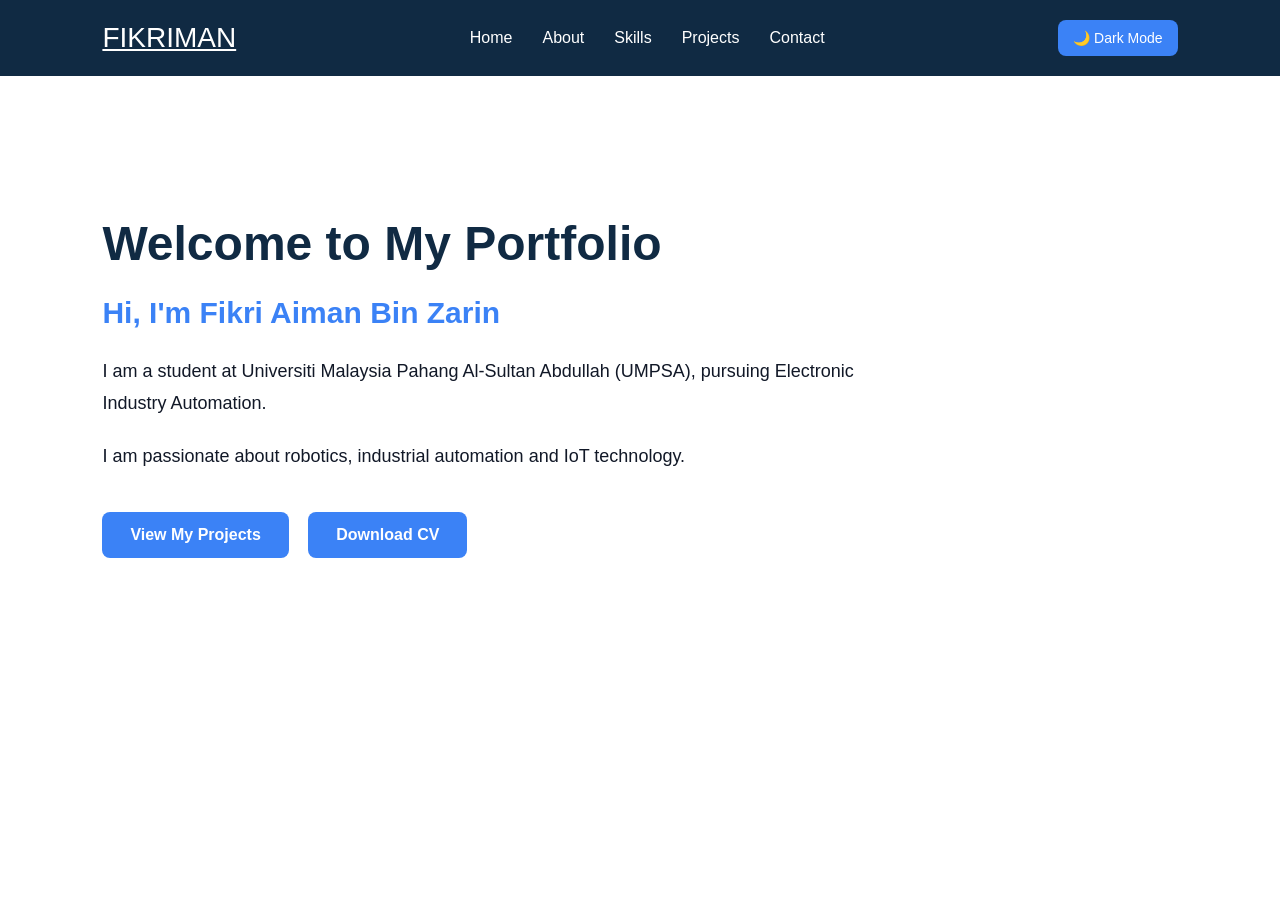
<file: index.html>
<!DOCTYPE html>
<html lang="en">

<head>
    <meta charset="UTF-8">
    <meta name="viewport" content="width=device-width, initial-scale=1.0">
    <title>Fikri Aiman | Personal Portfolio</title>
    <link rel="stylesheet" href="css/style.css">
</head>

<body>
<header>
    <nav>
        <a href="index.html" class="logo">FIKRIMAN</a>

        <ul class="nav-links">
            <li><a href="index.html">Home</a></li>
            <li><a href="about.html">About</a></li>
            <li><a href="skills.html">Skills</a></li>
            <li><a href="projects.html">Projects</a></li>
            <li><a href="contact.html">Contact</a></li>
        </ul>
        <button id="themeToggle" type="button">
    🌙 Dark Mode
</button>
    </nav>
</header>
<main>
    <section class="hero">
        <div class="hero-content">
    <h1>Welcome to My Portfolio</h1>

    <h2>Hi, I'm Fikri Aiman Bin Zarin</h2>

    <p>
        I am a student at Universiti Malaysia Pahang
        Al-Sultan Abdullah (UMPSA), pursuing
        Electronic Industry Automation.
    </p>

    <p>
        I am passionate about robotics,
        industrial automation and IoT technology.
    </p>
    <a href="projects.html" class="btn">
    View My Projects
</a>

<a href="docs/resume.pdf" class="btn">
    Download CV
</a>
        </div>
    </section>
</main>
<button id="backToTop" type="button" aria-label="Back to top">
    ↑
</button>
<script src="css/js/script.js"></script>
</body>

</html>
</file>
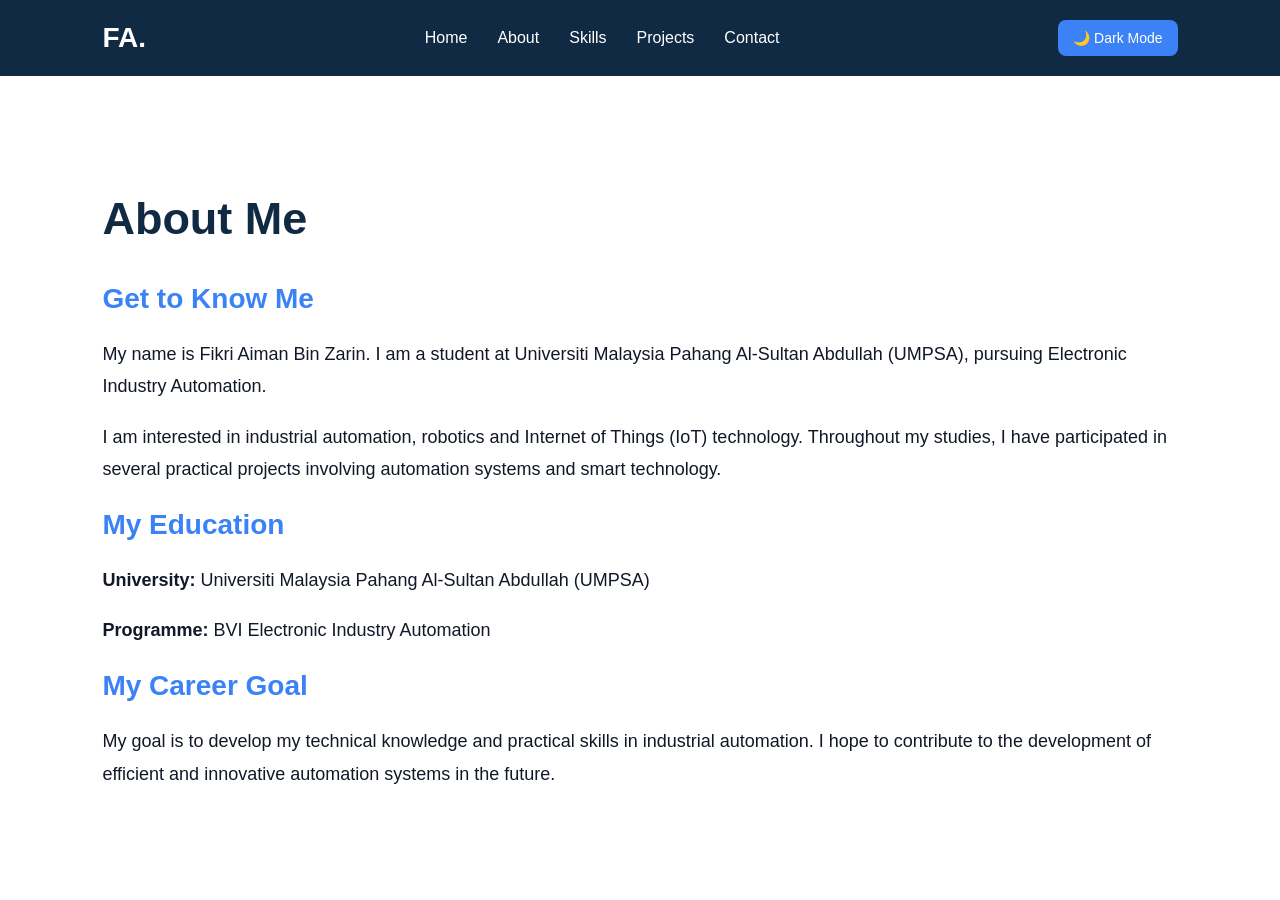
<file: about.html>
<!DOCTYPE html>
<html lang="en">

<head>
    <meta charset="UTF-8">
    <meta name="viewport" content="width=device-width, initial-scale=1.0">

    <title>About Me | Fikri Aiman</title>

    <link rel="stylesheet" href="css/style.css">
</head>

<body>
<header>
    <nav>
        <h2 class="logo">FA.</h2>

        <ul class="nav-links">
            <li><a href="index.html">Home</a></li>
            <li><a href="about.html">About</a></li>
            <li><a href="skills.html">Skills</a></li>
            <li><a href="projects.html">Projects</a></li>
            <li><a href="contact.html">Contact</a></li>
        </ul>
        <button id="themeToggle" type="button">
    🌙 Dark Mode
</button>
    </nav>
</header>

<main>
    <section class="about-section">

        <h1>About Me</h1>

        <h2>Get to Know Me</h2>

        <p>
            My name is Fikri Aiman Bin Zarin.
            I am a student at Universiti Malaysia Pahang
            Al-Sultan Abdullah (UMPSA), pursuing
            Electronic Industry Automation.
        </p>

        <p>
            I am interested in industrial automation,
            robotics and Internet of Things (IoT) technology.
            Throughout my studies, I have participated in
            several practical projects involving automation
            systems and smart technology.
        </p>

        <h2>My Education</h2>

        <p>
            <strong>University:</strong>
            Universiti Malaysia Pahang Al-Sultan Abdullah (UMPSA)
        </p>

        <p>
            <strong>Programme:</strong>
            BVI Electronic Industry Automation
        </p>

        <h2>My Career Goal</h2>

        <p>
            My goal is to develop my technical knowledge
            and practical skills in industrial automation.
            I hope to contribute to the development of
            efficient and innovative automation systems
            in the future.
        </p>

    </section>
</main>
<button id="backToTop" type="button" aria-label="Back to top">
    ↑
</button>
<script src="css/js/script.js"></script>
</body>

</html>
</file>
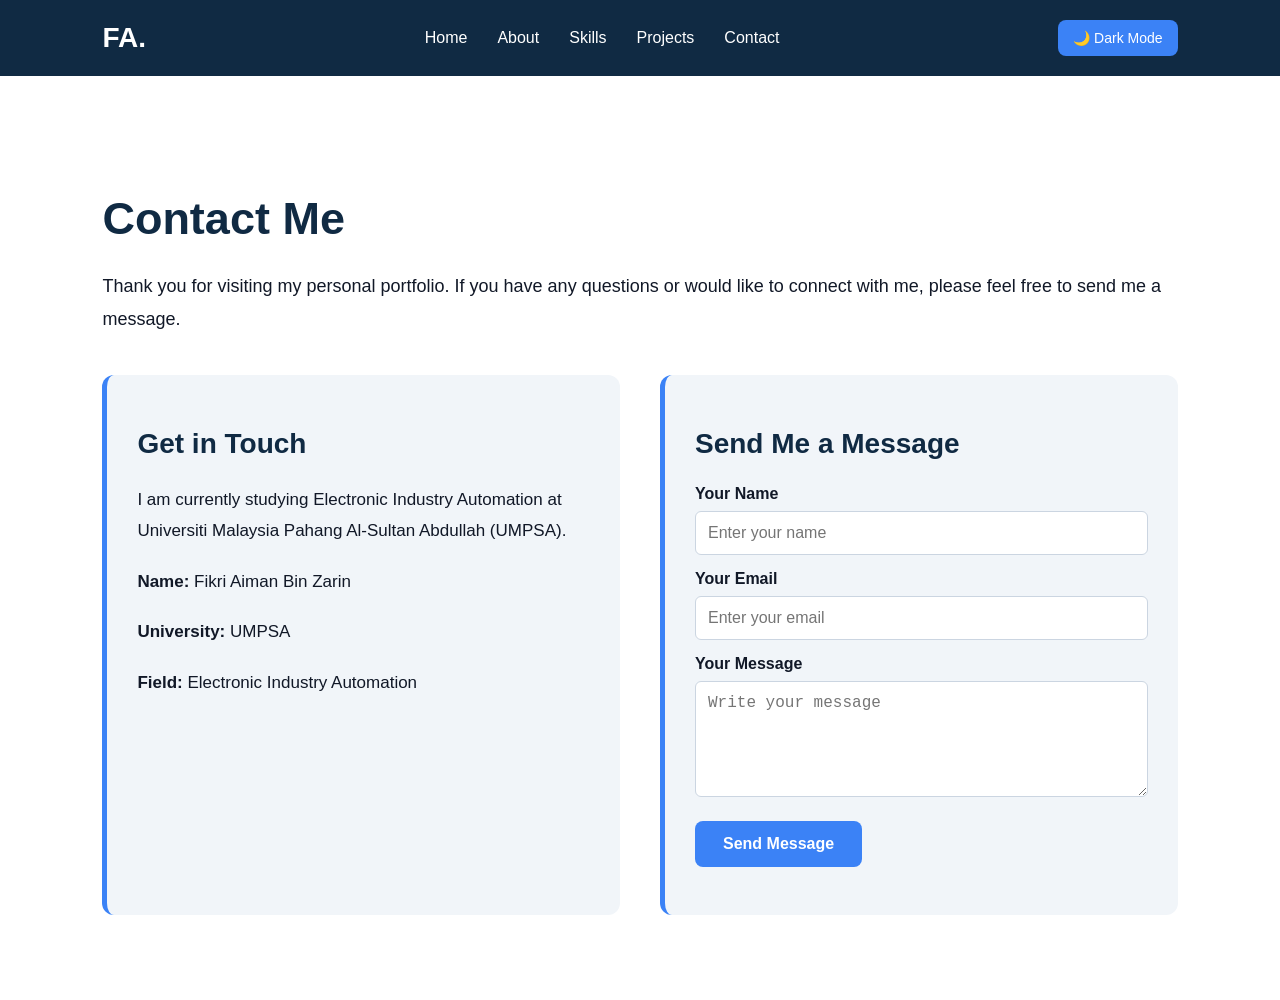
<file: contact.html>
<!DOCTYPE html>
<html lang="en">

<head>
    <meta charset="UTF-8">
    <meta name="viewport" content="width=device-width, initial-scale=1.0">

    <title>Contact Me | Fikri Aiman</title>

    <link rel="stylesheet" href="css/style.css">
</head>

<body>
<header>
    <nav>
        <h2 class="logo">FA.</h2>

        <ul class="nav-links">
            <li><a href="index.html">Home</a></li>
            <li><a href="about.html">About</a></li>
            <li><a href="skills.html">Skills</a></li>
            <li><a href="projects.html">Projects</a></li>
            <li><a href="contact.html">Contact</a></li>
        </ul>
        <button id="themeToggle" type="button">
    🌙 Dark Mode
</button>
    </nav>
</header>

<main>
    <section class="contact-section">

        <h1>Contact Me</h1>

        <p>
            Thank you for visiting my personal portfolio.
            If you have any questions or would like to
            connect with me, please feel free to
            send me a message.
        </p>

        <div class="contact-container">

            <div class="contact-info">

                <h2>Get in Touch</h2>

                <p>
                    I am currently studying Electronic
                    Industry Automation at Universiti Malaysia
                    Pahang Al-Sultan Abdullah (UMPSA).
                </p>

                <p>
                    <strong>Name:</strong>
                    Fikri Aiman Bin Zarin
                </p>

                <p>
                    <strong>University:</strong>
                    UMPSA
                </p>

                <p>
                    <strong>Field:</strong>
                    Electronic Industry Automation
                </p>

            </div>

            <div class="contact-form">

                <h2>Send Me a Message</h2>

                <form id="contactForm">

                    <label for="name">Your Name</label>
                    <input
                        type="text"
                        id="name"
                        name="name"
                        placeholder="Enter your name"
                        required
                    >

                    <label for="email">Your Email</label>
                    <input
                        type="email"
                        id="email"
                        name="email"
                        placeholder="Enter your email"
                        required
                    >

                    <label for="message">Your Message</label>
                    <textarea
                        id="message"
                        name="message"
                        rows="5"
                        placeholder="Write your message"
                        required
                    ></textarea>

                    <button type="submit" class="btn">
                        Send Message
                    </button>

                    <p id="formMessage"></p>

                </form>

            </div>

        </div>

    </section>
</main>
<button id="backToTop" type="button" aria-label="Back to top">
    ↑
</button>
<script src="css/js/script.js"></script>
</body>
</html>
</file>
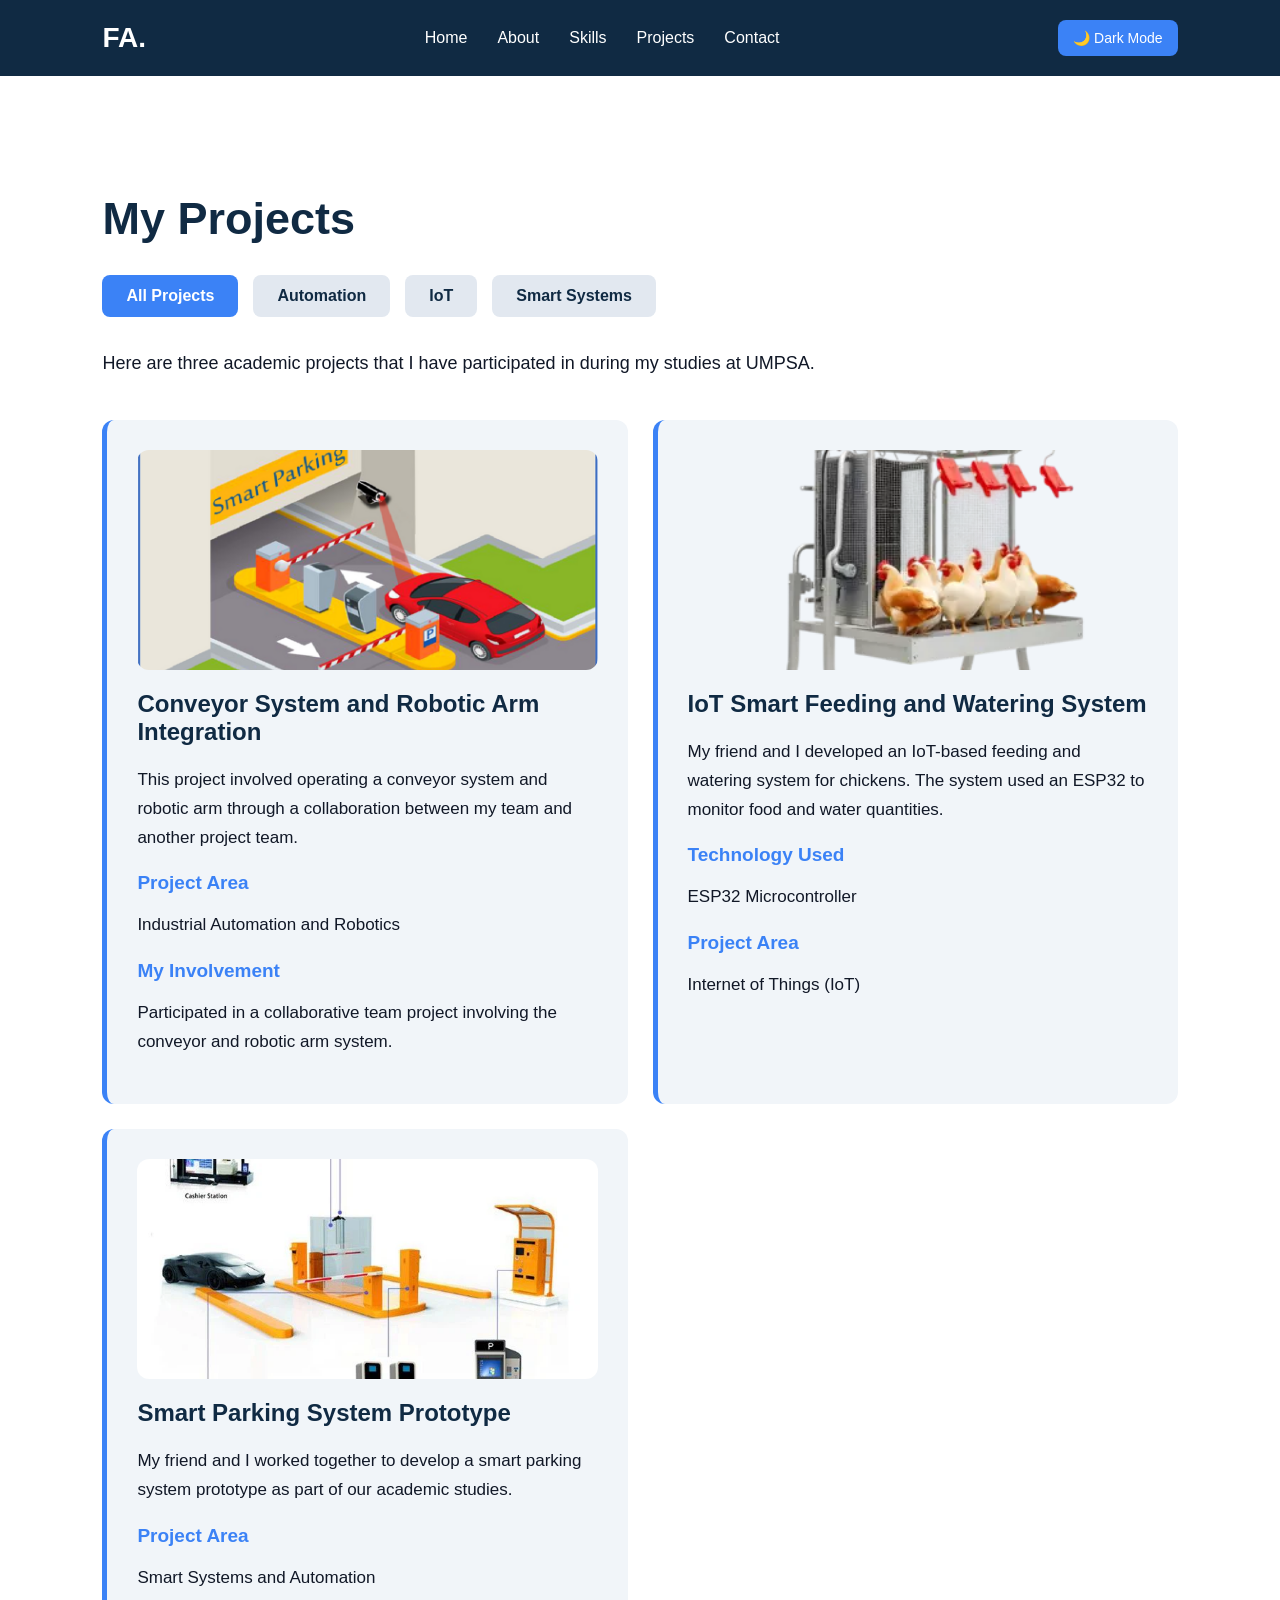
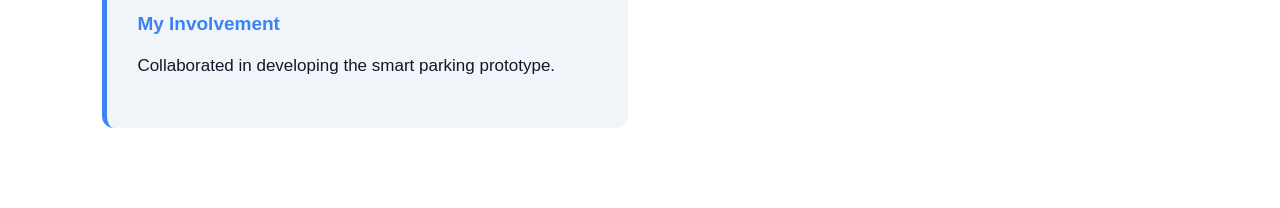
<file: projects.html>
<!DOCTYPE html>
<html lang="en">

<head>
    <meta charset="UTF-8">
    <meta name="viewport" content="width=device-width, initial-scale=1.0">

    <title>My Projects | Fikri Aiman</title>

    <link rel="stylesheet" href="css/style.css">
</head>

<body>
<header>
    <nav>
        <h2 class="logo">FA.</h2>

        <ul class="nav-links">
            <li><a href="index.html">Home</a></li>
            <li><a href="about.html">About</a></li>
            <li><a href="skills.html">Skills</a></li>
            <li><a href="projects.html">Projects</a></li>
            <li><a href="contact.html">Contact</a></li>
        </ul>
        <button id="themeToggle" type="button">
    🌙 Dark Mode
</button>
    </nav>
</header>

<main>
    <section class="projects-section">

        <h1>My Projects</h1>
<div class="filter-buttons">
    <button class="filter-btn active" data-filter="all">All Projects</button>
    <button class="filter-btn" data-filter="automation">Automation</button>
    <button class="filter-btn" data-filter="iot">IoT</button>
    <button class="filter-btn" data-filter="smart">Smart Systems</button>
</div>
        <p>
            Here are three academic projects that I have
            participated in during my studies at UMPSA.
        </p>

        <div class="projects-container">

            <!-- Project 1 -->
            <div class="project-card" data-category="automation">
<img
    src="image/conveyor.jpg.png"
    alt="Conveyor System and Robotic Arm Integration"
    class="project-image"
>
                <h2>Conveyor System and Robotic Arm Integration</h2>

                <p>
                    This project involved operating a conveyor
                    system and robotic arm through a collaboration
                    between my team and another project team.
                </p>

                <h3>Project Area</h3>
                <p>Industrial Automation and Robotics</p>

                <h3>My Involvement</h3>
                <p>
                    Participated in a collaborative team project
                    involving the conveyor and robotic arm system.
                </p>

            </div>

            <!-- Project 2 -->
            <div class="project-card" data-category="iot">
<img
    src="image/iot-feeding.png"
    alt="IoT Smart Feeding and Watering System"
    class="project-image"
>
                <h2>IoT Smart Feeding and Watering System</h2>

                <p>
                    My friend and I developed an IoT-based
                    feeding and watering system for chickens.
                    The system used an ESP32 to monitor
                    food and water quantities.
                </p>

                <h3>Technology Used</h3>
                <p>ESP32 Microcontroller</p>

                <h3>Project Area</h3>
                <p>Internet of Things (IoT)</p>

            </div>

            <!-- Project 3 -->
            <div class="project-card" data-category="smart">
<img
    src="image/Smart Parking.webp"
    alt="Smart Parking System Prototype"
    class="project-image"
>
                <h2>Smart Parking System Prototype</h2>

                <p>
                    My friend and I worked together to develop
                    a smart parking system prototype as part
                    of our academic studies.
                </p>

                <h3>Project Area</h3>
                <p>Smart Systems and Automation</p>

                <h3>My Involvement</h3>
                <p>
                    Collaborated in developing the
                    smart parking prototype.
                </p>

            </div>

        </div>

    </section>
</main>
<button id="backToTop" type="button" aria-label="Back to top">
    ↑
</button>
<script src="css/js/script.js"></script>
</body>

</html>
</file>
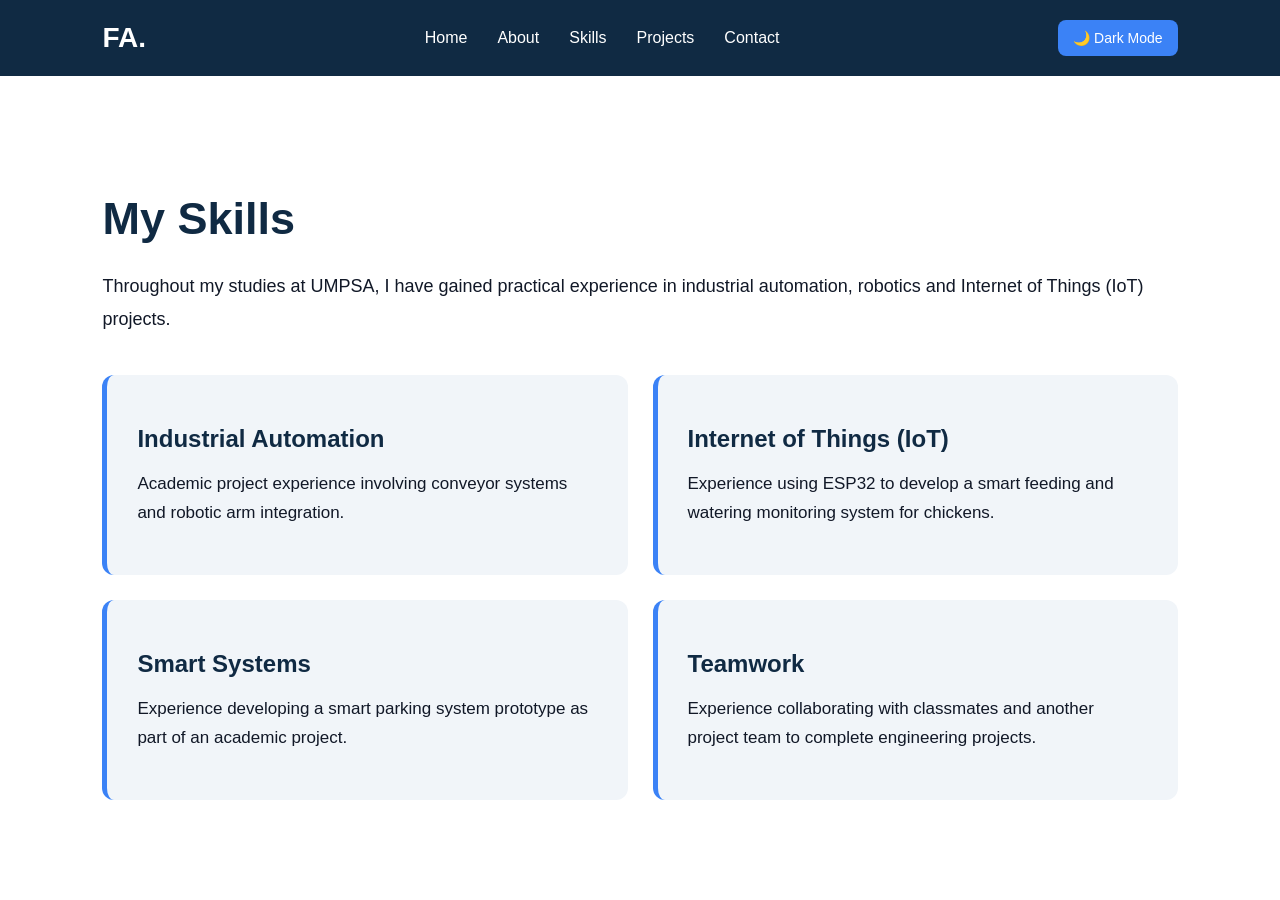
<file: skills.html>
<!DOCTYPE html>
<html lang="en">

<head>
    <meta charset="UTF-8">
    <meta name="viewport" content="width=device-width, initial-scale=1.0">

    <title>My Skills | Fikri Aiman</title>

    <link rel="stylesheet" href="css/style.css">
</head>

<body>
<header>
    <nav>
        <h2 class="logo">FA.</h2>

        <ul class="nav-links">
            <li><a href="index.html">Home</a></li>
            <li><a href="about.html">About</a></li>
            <li><a href="skills.html">Skills</a></li>
            <li><a href="projects.html">Projects</a></li>
            <li><a href="contact.html">Contact</a></li>
        </ul>
        <button id="themeToggle" type="button">
    🌙 Dark Mode
</button>
    </nav>
</header>

<main>
    <section class="skills-section">

        <h1>My Skills</h1>

        <p>
            Throughout my studies at UMPSA, I have gained
            practical experience in industrial automation,
            robotics and Internet of Things (IoT) projects.
        </p>

        <div class="skills-container">

            <article class="skill-card">
                <h2>Industrial Automation</h2>
                <p>
                    Academic project experience involving
                    conveyor systems and robotic arm integration.
                </p>
            </article>

            <article class="skill-card">
                <h2>Internet of Things (IoT)</h2>
                <p>
                    Experience using ESP32 to develop a
                    smart feeding and watering monitoring
                    system for chickens.
                </p>
            </article>

            <article class="skill-card">
                <h2>Smart Systems</h2>
                <p>
                    Experience developing a smart parking
                    system prototype as part of an
                    academic project.
                </p>
            </article>

            <article class="skill-card">
                <h2>Teamwork</h2>
                <p>
                    Experience collaborating with classmates
                    and another project team to complete
                    engineering projects.
                </p>
            </article>

        </div>

    </section>
</main>
<button id="backToTop" type="button" aria-label="Back to top">
    ↑
</button>
<script src="css/js/script.js"></script>
</body>

</html>
</file>
<file: css/style.css>
/* Main website design */

body {
    background-color: #FFFFFF;
    font-family: Arial, sans-serif;
    color: #111827;
    margin: 0;
}

/* Main heading */

h1 {
    color: #102A43;
    font-size: 45px;
}

/* Second heading */

h2 {
    color: #3B82F6;
    font-size: 28px;
}

/* Paragraph */

p {
    font-size: 18px;
    line-height: 1.8;
}

/* Navigation Bar Design */

header {
    background-color: #102A43;
    padding: 20px 8%;
}

nav {
    display: flex;
    justify-content: space-between;
    align-items: center;
}

.logo {
    color: white;
    font-size: 28px;
    margin: 0;
}

.nav-links {
    display: flex;
    list-style: none;
    gap: 30px;
    margin: 0;
    padding: 0;
}

.nav-links a {
    color: white;
    text-decoration: none;
    font-size: 16px;
    transition: color 0.3s;
}

.nav-links a:hover {
    color: #60A5FA;
}

/* Tablet and Mobile Navigation */

@media (max-width: 768px) {
    nav {
        flex-direction: column;
        gap: 15px;
    }

    .nav-links {
        flex-wrap: wrap;
        justify-content: center;
        gap: 15px;
    }
}

@media (max-width: 480px) {
    .nav-links {
        gap: 10px;
    }

    .nav-links a {
        font-size: 14px;
    }
}/* Home Page Hero Section */

.hero {
    padding: 100px 8%;
    min-height: 450px;
    background-color: #FFFFFF;
}

.hero-content {
    max-width: 800px;
}

.hero h1 {
    font-size: 48px;
    margin-bottom: 20px;
}

.hero h2 {
    font-size: 30px;
    margin-bottom: 25px;
}

.hero p {
    font-size: 18px;
    line-height: 1.8;
    margin-bottom: 20px;
}

/* Tablet Screen */

@media (max-width: 768px) {
    .hero {
        padding: 70px 6%;
    }

    .hero h1 {
        font-size: 36px;
    }
}

/* Mobile Screen */

@media (max-width: 480px) {
    .hero {
        padding: 50px 5%;
    }

    .hero h1 {
        font-size: 30px;
    }

    .hero h2 {
        font-size: 24px;
    }
}/* Home Page Buttons */

.btn {
    display: inline-block;
    background-color: #3B82F6;
    color: white;
    padding: 14px 28px;
    margin-top: 20px;
    margin-right: 15px;
    text-decoration: none;
    border-radius: 8px;
    font-size: 16px;
    font-weight: bold;
    transition: 0.3s;
}

.btn:hover {
    background-color: #102A43;
    transform: translateY(-3px);
}/* About Me Page */

.about-section {
    padding: 80px 8%;
    max-width: 1100px;
    margin: auto;
}/* Skills Page */

.skills-section {
    padding: 80px 8%;
    max-width: 1200px;
    margin: auto;
}

.skills-section h1 {
    color: #102A43;
    font-size: 45px;
    margin-bottom: 25px;
}

.skills-section > p {
    font-size: 18px;
    line-height: 1.8;
    margin-bottom: 40px;
}

.skills-container {
    display: grid;
    grid-template-columns: repeat(2, 1fr);
    gap: 25px;
}

.skill-card {
    background-color: #F1F5F9;
    padding: 30px;
    border-radius: 12px;
    border-left: 5px solid #3B82F6;
    transition: transform 0.3s;
}

.skill-card:hover {
    transform: translateY(-5px);
}

.skill-card h2 {
    color: #102A43;
    font-size: 24px;
    margin-bottom: 15px;
}

.skill-card p {
    font-size: 17px;
    line-height: 1.7;
}

/* Mobile Responsive Design */

@media (max-width: 768px) {
    .skills-container {
        grid-template-columns: 1fr;
    }

    .skills-section {
        padding: 50px 6%;
    }
}/* Projects Page */

.projects-section {
    padding: 80px 8%;
    max-width: 1200px;
    margin: auto;
}

.projects-section h1 {
    color: #102A43;
    font-size: 45px;
    margin-bottom: 25px;
}

.projects-section > p {
    font-size: 18px;
    line-height: 1.8;
    margin-bottom: 40px;
}

.projects-container {
    display: grid;
    grid-template-columns: repeat(2, 1fr);
    gap: 25px;
}

.project-card {
    background-color: #F1F5F9;
    padding: 30px;
    border-radius: 12px;
    border-left: 5px solid #3B82F6;
    transition: transform 0.3s;
}

.project-card:hover {
    transform: translateY(-5px);
}

.project-card h2 {
    color: #102A43;
    font-size: 24px;
    margin-bottom: 20px;
}

.project-card h3 {
    color: #3B82F6;
    font-size: 19px;
    margin-top: 20px;
    margin-bottom: 10px;
}

.project-card p {
    font-size: 17px;
    line-height: 1.7;
}

/* Mobile Responsive Design */

@media (max-width: 768px) {
    .projects-container {
        grid-template-columns: 1fr;
    }

    .projects-section {
        padding: 50px 6%;
    }
}/* Contact Page */

.contact-section {
    padding: 80px 8%;
    max-width: 1200px;
    margin: auto;
}

.contact-section h1 {
    color: #102A43;
    font-size: 45px;
    margin-bottom: 25px;
}

.contact-section > p {
    font-size: 18px;
    line-height: 1.8;
    margin-bottom: 40px;
}

.contact-container {
    display: grid;
    grid-template-columns: 1fr 1fr;
    gap: 40px;
}

.contact-info,
.contact-form {
    background-color: #F1F5F9;
    padding: 30px;
    border-radius: 12px;
    border-left: 5px solid #3B82F6;
}

.contact-info h2,
.contact-form h2 {
    color: #102A43;
    margin-bottom: 25px;
}

.contact-info p {
    font-size: 17px;
    line-height: 1.8;
    margin-bottom: 20px;
}

.contact-form label {
    display: block;
    font-weight: bold;
    margin-top: 15px;
    margin-bottom: 8px;
}

.contact-form input,
.contact-form textarea {
    width: 100%;
    padding: 12px;
    border: 1px solid #CBD5E1;
    border-radius: 6px;
    font-size: 16px;
    box-sizing: border-box;
}

.contact-form input:focus,
.contact-form textarea:focus {
    outline: none;
    border-color: #3B82F6;
}

.contact-form button {
    border: none;
    cursor: pointer;
}

/* Mobile Responsive Design */

@media (max-width: 768px) {
    .contact-container {
        grid-template-columns: 1fr;
    }

    .contact-section {
        padding: 50px 6%;
    }
}/* Dark Mode Button */

#themeToggle {
    background-color: #3B82F6;
    color: white;
    border: none;
    padding: 10px 15px;
    border-radius: 8px;
    cursor: pointer;
    font-size: 14px;
}

#themeToggle:hover {
    background-color: #2563EB;
}

/* Dark Mode Styling */

body.dark-mode {
    background-color: #0F172A;
    color: white;
}

body.dark-mode .hero {
    background-color: #0F172A;
}

body.dark-mode h1,
body.dark-mode h2,
body.dark-mode h3 {
    color: #93C5FD;
}

body.dark-mode .skill-card,
body.dark-mode .project-card,
body.dark-mode .contact-info,
body.dark-mode .contact-form {
    background-color: #1E293B;
    color: white;
}

body.dark-mode .skill-card h2,
body.dark-mode .project-card h2,
body.dark-mode .contact-info h2,
body.dark-mode .contact-form h2 {
    color: #93C5FD;
}

body.dark-mode .nav-links a,
body.dark-mode .logo {
    color: white;
}
/* Project Filtering Buttons */

.filter-buttons {
    display: flex;
    flex-wrap: wrap;
    gap: 15px;
    margin: 30px 0;
}

.filter-btn {
    background-color: #E2E8F0;
    color: #102A43;
    border: none;
    padding: 12px 24px;
    border-radius: 8px;
    font-size: 16px;
    font-weight: bold;
    cursor: pointer;
    transition: 0.3s;
}

.filter-btn:hover {
    background-color: #3B82F6;
    color: white;
}

.filter-btn.active {
    background-color: #3B82F6;
    color: white;
}

/* Dark Mode Filter Buttons */

body.dark-mode .filter-btn {
    background-color: #334155;
    color: white;
}

body.dark-mode .filter-btn:hover,
body.dark-mode .filter-btn.active {
    background-color: #3B82F6;
}
/* Back-to-Top Button */

#backToTop {
    position: fixed;
    bottom: 30px;
    right: 30px;
    background-color: #3B82F6;
    color: white;
    border: none;
    border-radius: 50%;
    width: 50px;
    height: 50px;
    font-size: 24px;
    font-weight: bold;
    cursor: pointer;
    display: none;
    z-index: 1000;
    box-shadow: 0 4px 12px rgba(0, 0, 0, 0.2);
    transition: background-color 0.3s;
}

#backToTop:hover {
    background-color: #102A43;
}

/* Dark Mode */

body.dark-mode #backToTop {
    background-color: #3B82F6;
    color: white;
}

body.dark-mode #backToTop:hover {
    background-color: #60A5FA;
}/* PROJECT IMAGES */

.project-image {
    width: 100%;
    height: 220px;
    object-fit: cover;
    border-radius: 12px;
    display: block;
    margin-bottom: 20px;
}
</file>
